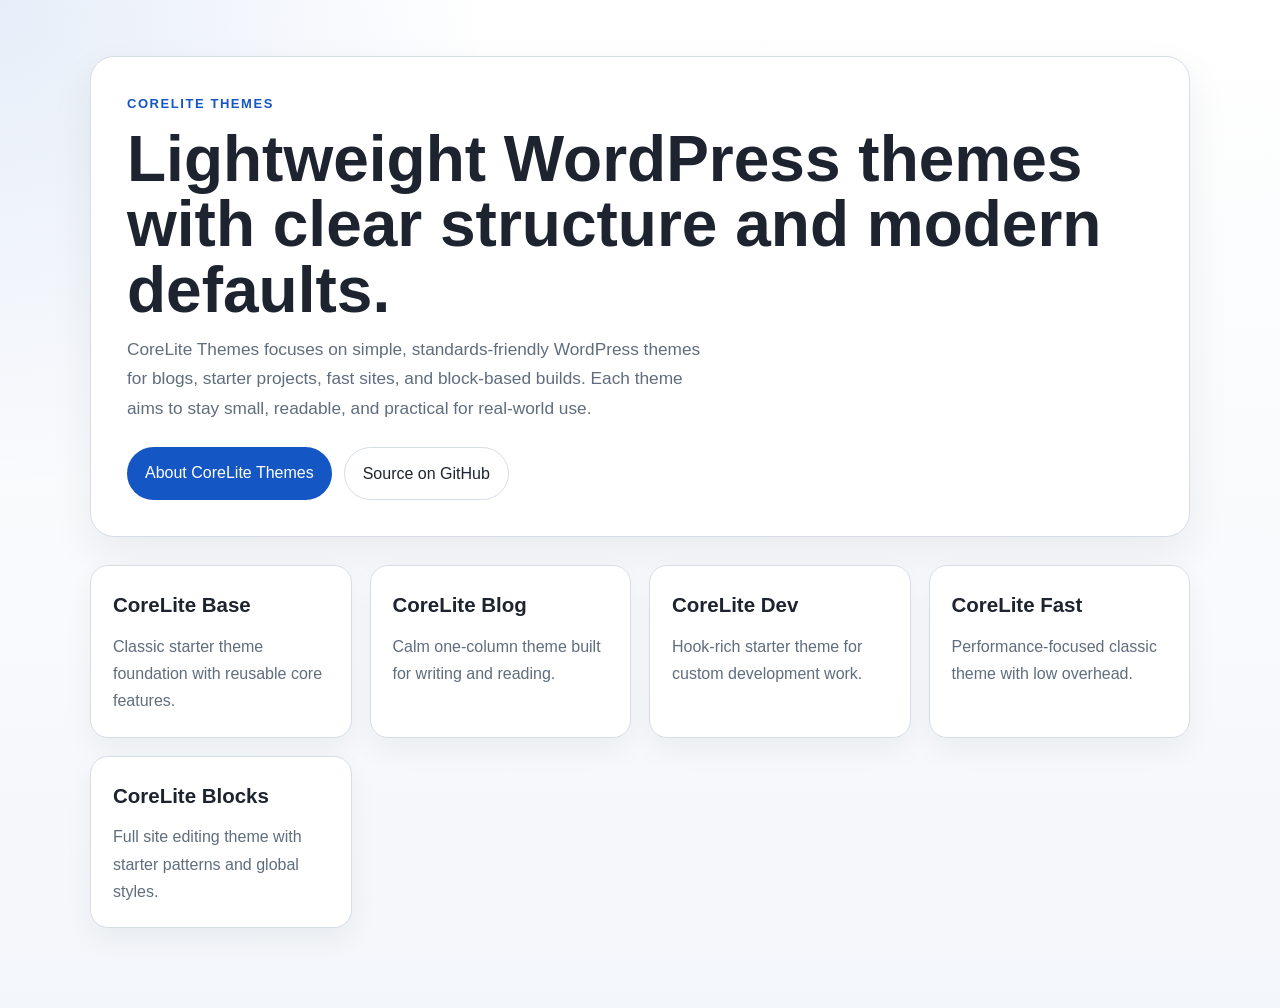
<file: index.html>
<!doctype html>
<html lang="en">
<head>
	<meta charset="utf-8">
	<meta name="viewport" content="width=device-width, initial-scale=1">
	<title>CoreLite Themes</title>
	<meta name="description" content="CoreLite Themes publishes lightweight WordPress themes with clean structure and practical defaults.">
	<style>
		:root {
			--bg: #f3f6fa;
			--surface: #ffffff;
			--text: #1d2430;
			--muted: #5f6d7d;
			--accent: #1456c3;
			--border: #d6dde7;
		}

		* {
			box-sizing: border-box;
		}

		body {
			margin: 0;
			background:
				radial-gradient(circle at top left, rgba(20, 86, 195, 0.10), transparent 30%),
				linear-gradient(180deg, #ffffff 0%, var(--bg) 100%);
			color: var(--text);
			font: 16px/1.7 Arial, sans-serif;
		}

		.wrapper {
			width: min(100% - 32px, 1100px);
			margin: 0 auto;
			padding: 56px 0 80px;
		}

		.hero {
			padding: 36px;
			background: var(--surface);
			border: 1px solid var(--border);
			border-radius: 24px;
			box-shadow: 0 18px 44px rgba(29, 36, 48, 0.07);
		}

		.eyebrow {
			margin: 0 0 12px;
			color: var(--accent);
			font-size: 13px;
			font-weight: 700;
			letter-spacing: 0.12em;
			text-transform: uppercase;
		}

		h1 {
			margin: 0 0 12px;
			font-size: clamp(2.5rem, 5vw, 4.4rem);
			line-height: 1.02;
		}

		.lead {
			max-width: 62ch;
			margin: 0;
			color: var(--muted);
			font-size: 1.08rem;
		}

		.actions {
			display: flex;
			flex-wrap: wrap;
			gap: 12px;
			margin-top: 24px;
		}

		.actions a {
			display: inline-block;
			padding: 12px 18px;
			border-radius: 999px;
			text-decoration: none;
		}

		.actions a:first-child {
			background: var(--accent);
			color: #ffffff;
		}

		.actions a:last-child {
			border: 1px solid var(--border);
			color: var(--text);
			background: #ffffff;
		}

		.grid {
			display: grid;
			grid-template-columns: repeat(auto-fit, minmax(240px, 1fr));
			gap: 18px;
			margin-top: 28px;
		}

		.card {
			padding: 22px;
			background: var(--surface);
			border: 1px solid var(--border);
			border-radius: 18px;
			text-decoration: none;
			color: inherit;
			box-shadow: 0 12px 28px rgba(29, 36, 48, 0.05);
		}

		.card h2 {
			margin: 0 0 10px;
			font-size: 1.28rem;
		}

		.card p {
			margin: 0;
			color: var(--muted);
		}
	</style>
</head>
<body>
	<div class="wrapper">
		<section class="hero">
			<p class="eyebrow">CoreLite Themes</p>
			<h1>Lightweight WordPress themes with clear structure and modern defaults.</h1>
			<p class="lead">CoreLite Themes focuses on simple, standards-friendly WordPress themes for blogs, starter projects, fast sites, and block-based builds. Each theme aims to stay small, readable, and practical for real-world use.</p>
			<div class="actions">
				<a href="./about/">About CoreLite Themes</a>
				<a href="https://github.com/anonymousolix/corelite-themes">Source on GitHub</a>
			</div>
		</section>

		<section class="grid" aria-label="Theme collection">
			<a class="card" href="./corelite-base/">
				<h2>CoreLite Base</h2>
				<p>Classic starter theme foundation with reusable core features.</p>
			</a>
			<a class="card" href="./corelite-blog/">
				<h2>CoreLite Blog</h2>
				<p>Calm one-column theme built for writing and reading.</p>
			</a>
			<a class="card" href="./corelite-dev/">
				<h2>CoreLite Dev</h2>
				<p>Hook-rich starter theme for custom development work.</p>
			</a>
			<a class="card" href="./corelite-fast/">
				<h2>CoreLite Fast</h2>
				<p>Performance-focused classic theme with low overhead.</p>
			</a>
			<a class="card" href="./corelite-blocks/">
				<h2>CoreLite Blocks</h2>
				<p>Full site editing theme with starter patterns and global styles.</p>
			</a>
		</section>
	</div>
</body>
</html>
</file>
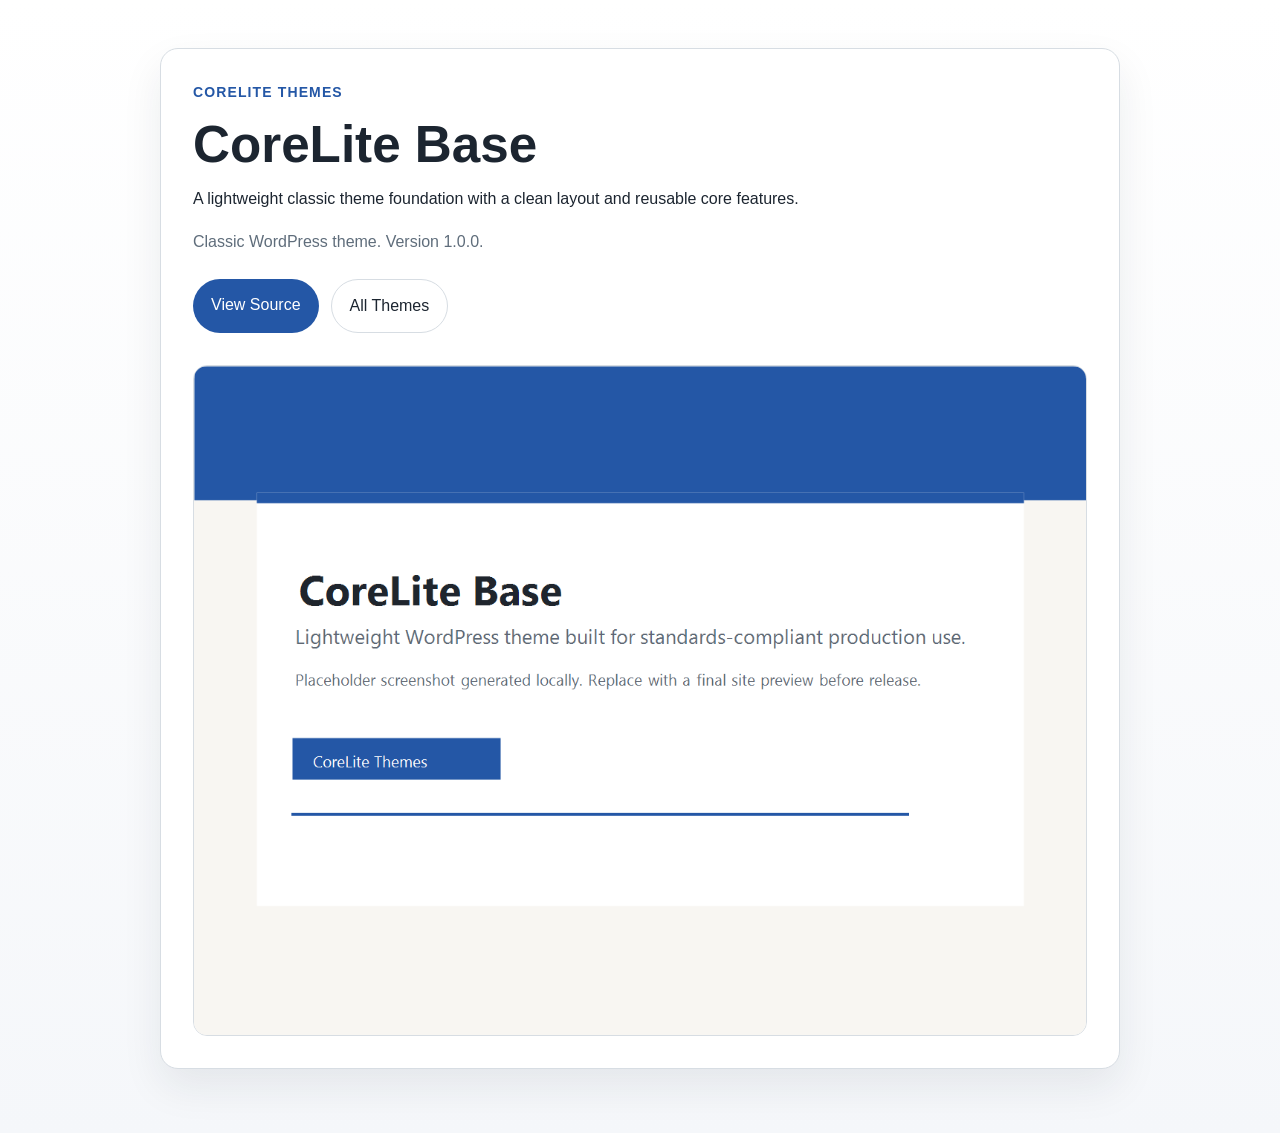
<file: corelite-base/index.html>
<!doctype html>
<html lang="en">
<head>
	<meta charset="utf-8">
	<meta name="viewport" content="width=device-width, initial-scale=1">
	<title>CoreLite Base</title>
	<meta name="description" content="CoreLite Base is a lightweight classic theme foundation with reusable core features.">
	<style>
		:root {
			color-scheme: light;
			--bg: #f5f7fa;
			--surface: #ffffff;
			--text: #1c2530;
			--muted: #5f6d7b;
			--accent: #2457a6;
			--border: #d7dde3;
		}

		* {
			box-sizing: border-box;
		}

		body {
			margin: 0;
			background: linear-gradient(180deg, #ffffff 0%, var(--bg) 100%);
			color: var(--text);
			font: 16px/1.7 Arial, sans-serif;
		}

		.wrapper {
			width: min(100% - 32px, 960px);
			margin: 0 auto;
			padding: 48px 0 64px;
		}

		.card {
			padding: 32px;
			background: var(--surface);
			border: 1px solid var(--border);
			border-radius: 18px;
			box-shadow: 0 18px 40px rgba(28, 37, 48, 0.08);
		}

		.label {
			margin: 0 0 12px;
			color: var(--accent);
			font-size: 14px;
			font-weight: 700;
			letter-spacing: 0.08em;
			text-transform: uppercase;
		}

		h1 {
			margin: 0 0 12px;
			font-size: clamp(2rem, 4vw, 3.4rem);
			line-height: 1.1;
		}

		p {
			margin: 0 0 16px;
		}

		.meta {
			color: var(--muted);
		}

		.links {
			display: flex;
			flex-wrap: wrap;
			gap: 12px;
			margin: 24px 0 32px;
		}

		.links a {
			display: inline-block;
			padding: 12px 18px;
			border-radius: 999px;
			text-decoration: none;
		}

		.links a:first-child {
			background: var(--accent);
			color: #ffffff;
		}

		.links a:last-child {
			border: 1px solid var(--border);
			color: var(--text);
		}

		img {
			display: block;
			width: 100%;
			height: auto;
			border: 1px solid var(--border);
			border-radius: 14px;
		}
	</style>
</head>
<body>
	<div class="wrapper">
		<div class="card">
			<p class="label">CoreLite Themes</p>
			<h1>CoreLite Base</h1>
			<p>A lightweight classic theme foundation with a clean layout and reusable core features.</p>
			<p class="meta">Classic WordPress theme. Version 1.0.0.</p>
			<div class="links">
				<a href="https://github.com/anonymousolix/corelite-themes/tree/main/corelite-base">View Source</a>
				<a href="https://anonymousolix.github.io/corelite-themes/">All Themes</a>
			</div>
			<img src="screenshot.png" alt="CoreLite Base theme preview">
		</div>
	</div>
</body>
</html>
</file>
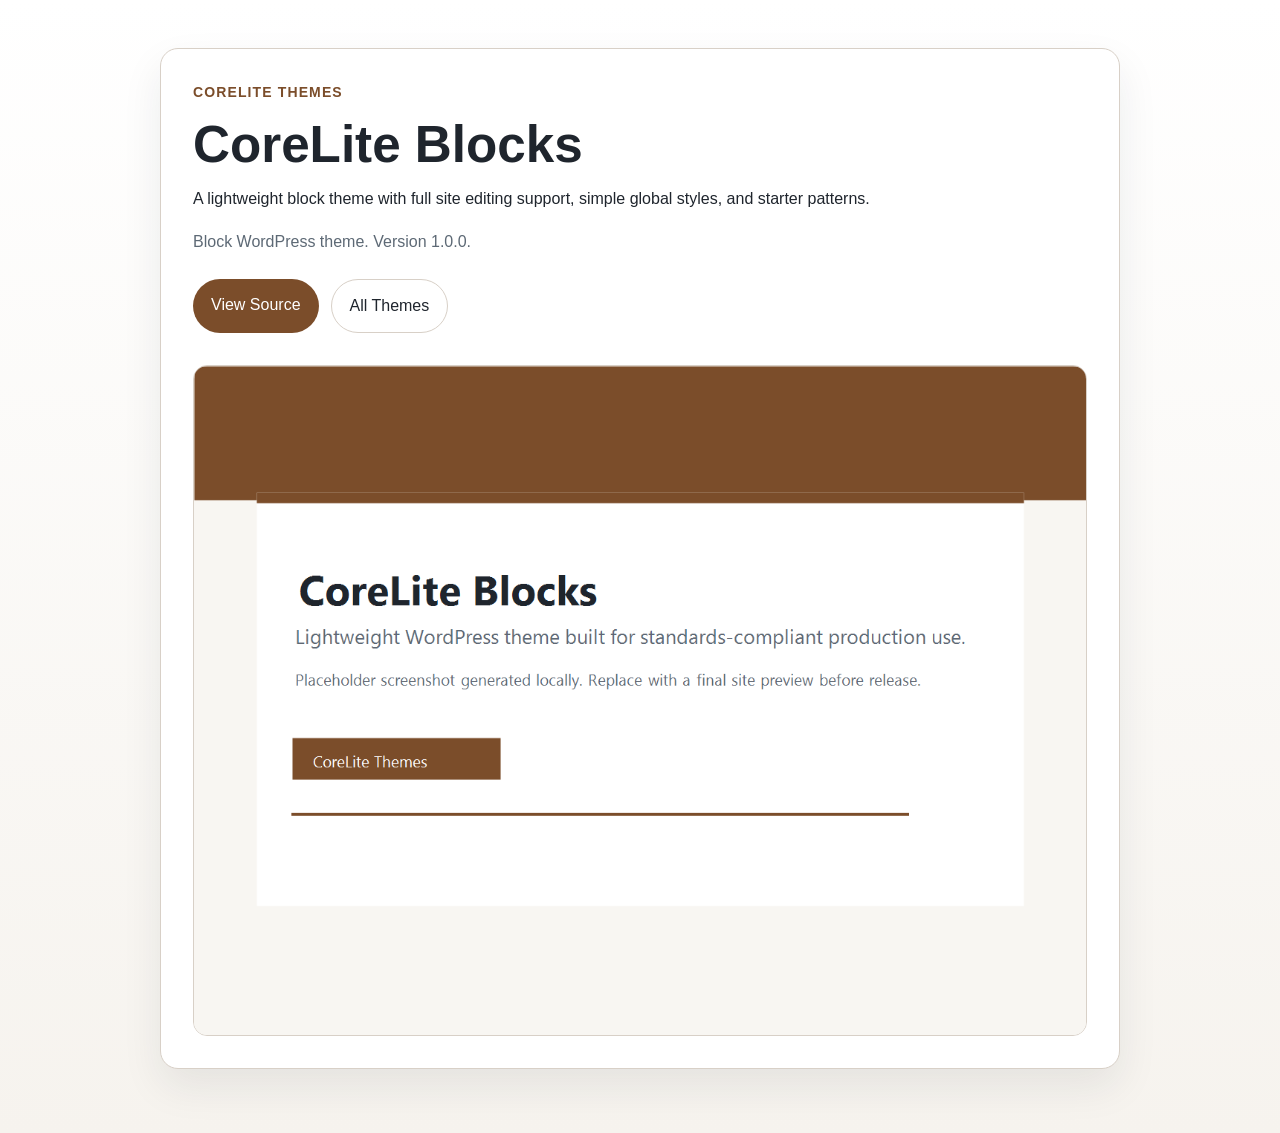
<file: corelite-blocks/index.html>
<!doctype html>
<html lang="en">
<head>
	<meta charset="utf-8">
	<meta name="viewport" content="width=device-width, initial-scale=1">
	<title>CoreLite Blocks</title>
	<meta name="description" content="CoreLite Blocks is a lightweight full site editing WordPress theme with starter block patterns.">
	<style>
		:root {
			color-scheme: light;
			--bg: #f6f3ee;
			--surface: #ffffff;
			--text: #1f252d;
			--muted: #5d6975;
			--accent: #7b4d2a;
			--border: #d8d0c7;
		}

		* {
			box-sizing: border-box;
		}

		body {
			margin: 0;
			background: linear-gradient(180deg, #ffffff 0%, var(--bg) 100%);
			color: var(--text);
			font: 16px/1.7 Arial, sans-serif;
		}

		.wrapper {
			width: min(100% - 32px, 960px);
			margin: 0 auto;
			padding: 48px 0 64px;
		}

		.card {
			padding: 32px;
			background: var(--surface);
			border: 1px solid var(--border);
			border-radius: 18px;
			box-shadow: 0 18px 40px rgba(31, 37, 45, 0.08);
		}

		.label {
			margin: 0 0 12px;
			color: var(--accent);
			font-size: 14px;
			font-weight: 700;
			letter-spacing: 0.08em;
			text-transform: uppercase;
		}

		h1 {
			margin: 0 0 12px;
			font-size: clamp(2rem, 4vw, 3.4rem);
			line-height: 1.1;
		}

		p {
			margin: 0 0 16px;
		}

		.meta {
			color: var(--muted);
		}

		.links {
			display: flex;
			flex-wrap: wrap;
			gap: 12px;
			margin: 24px 0 32px;
		}

		.links a {
			display: inline-block;
			padding: 12px 18px;
			border-radius: 999px;
			text-decoration: none;
		}

		.links a:first-child {
			background: var(--accent);
			color: #ffffff;
		}

		.links a:last-child {
			border: 1px solid var(--border);
			color: var(--text);
		}

		img {
			display: block;
			width: 100%;
			height: auto;
			border: 1px solid var(--border);
			border-radius: 14px;
		}
	</style>
</head>
<body>
	<div class="wrapper">
		<div class="card">
			<p class="label">CoreLite Themes</p>
			<h1>CoreLite Blocks</h1>
			<p>A lightweight block theme with full site editing support, simple global styles, and starter patterns.</p>
			<p class="meta">Block WordPress theme. Version 1.0.0.</p>
			<div class="links">
				<a href="https://github.com/anonymousolix/corelite-themes/tree/main/corelite-blocks">View Source</a>
				<a href="https://anonymousolix.github.io/corelite-themes/">All Themes</a>
			</div>
			<img src="screenshot.png" alt="CoreLite Blocks theme preview">
		</div>
	</div>
</body>
</html>
</file>
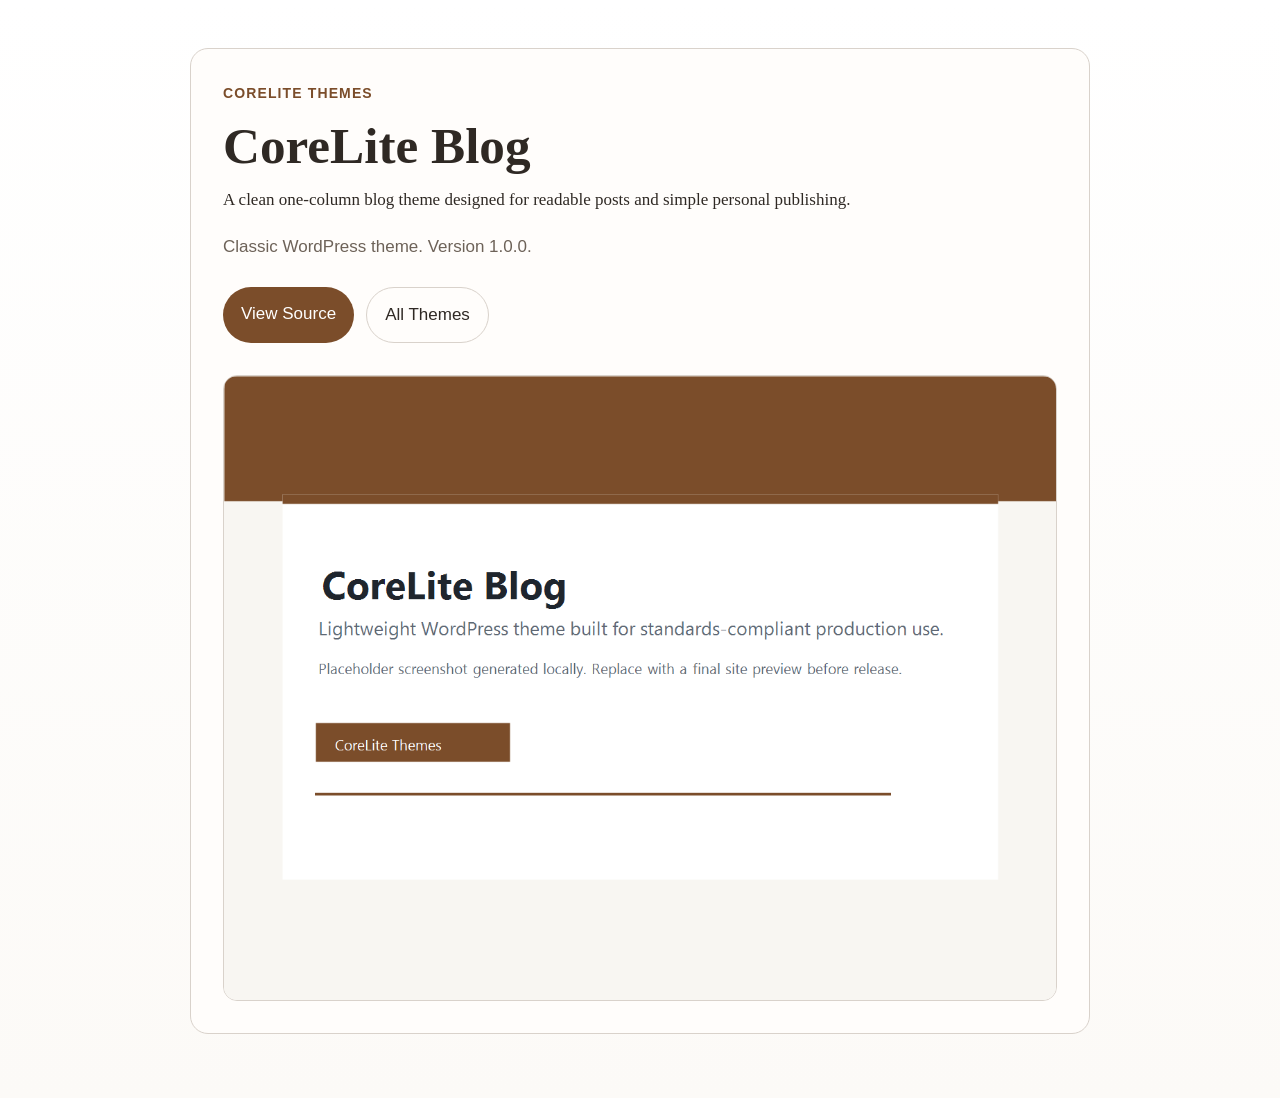
<file: corelite-blog/index.html>
<!doctype html>
<html lang="en">
<head>
	<meta charset="utf-8">
	<meta name="viewport" content="width=device-width, initial-scale=1">
	<title>CoreLite Blog</title>
	<meta name="description" content="CoreLite Blog is a clean one-column WordPress blog theme for simple publishing.">
	<style>
		:root {
			color-scheme: light;
			--bg: #fcfaf7;
			--surface: #fffdfb;
			--text: #2f2924;
			--muted: #6d6258;
			--accent: #7b4d2a;
			--border: #d9d2cb;
		}

		* {
			box-sizing: border-box;
		}

		body {
			margin: 0;
			background: linear-gradient(180deg, #ffffff 0%, var(--bg) 100%);
			color: var(--text);
			font: 17px/1.8 Georgia, serif;
		}

		.wrapper {
			width: min(100% - 32px, 900px);
			margin: 0 auto;
			padding: 48px 0 64px;
		}

		.card {
			padding: 32px;
			background: var(--surface);
			border: 1px solid var(--border);
			border-radius: 18px;
		}

		.label {
			margin: 0 0 12px;
			color: var(--accent);
			font-size: 14px;
			font-weight: 700;
			letter-spacing: 0.08em;
			text-transform: uppercase;
			font-family: Arial, sans-serif;
		}

		h1 {
			margin: 0 0 12px;
			font-size: clamp(2.2rem, 4vw, 3.8rem);
			line-height: 1.08;
		}

		p {
			margin: 0 0 16px;
		}

		.meta {
			color: var(--muted);
			font-family: Arial, sans-serif;
		}

		.links {
			display: flex;
			flex-wrap: wrap;
			gap: 12px;
			margin: 24px 0 32px;
			font-family: Arial, sans-serif;
		}

		.links a {
			display: inline-block;
			padding: 12px 18px;
			border-radius: 999px;
			text-decoration: none;
		}

		.links a:first-child {
			background: var(--accent);
			color: #ffffff;
		}

		.links a:last-child {
			border: 1px solid var(--border);
			color: var(--text);
		}

		img {
			display: block;
			width: 100%;
			height: auto;
			border: 1px solid var(--border);
			border-radius: 14px;
		}
	</style>
</head>
<body>
	<div class="wrapper">
		<div class="card">
			<p class="label">CoreLite Themes</p>
			<h1>CoreLite Blog</h1>
			<p>A clean one-column blog theme designed for readable posts and simple personal publishing.</p>
			<p class="meta">Classic WordPress theme. Version 1.0.0.</p>
			<div class="links">
				<a href="https://github.com/anonymousolix/corelite-themes/tree/main/corelite-blog">View Source</a>
				<a href="https://anonymousolix.github.io/corelite-themes/">All Themes</a>
			</div>
			<img src="screenshot.png" alt="CoreLite Blog theme preview">
		</div>
	</div>
</body>
</html>
</file>
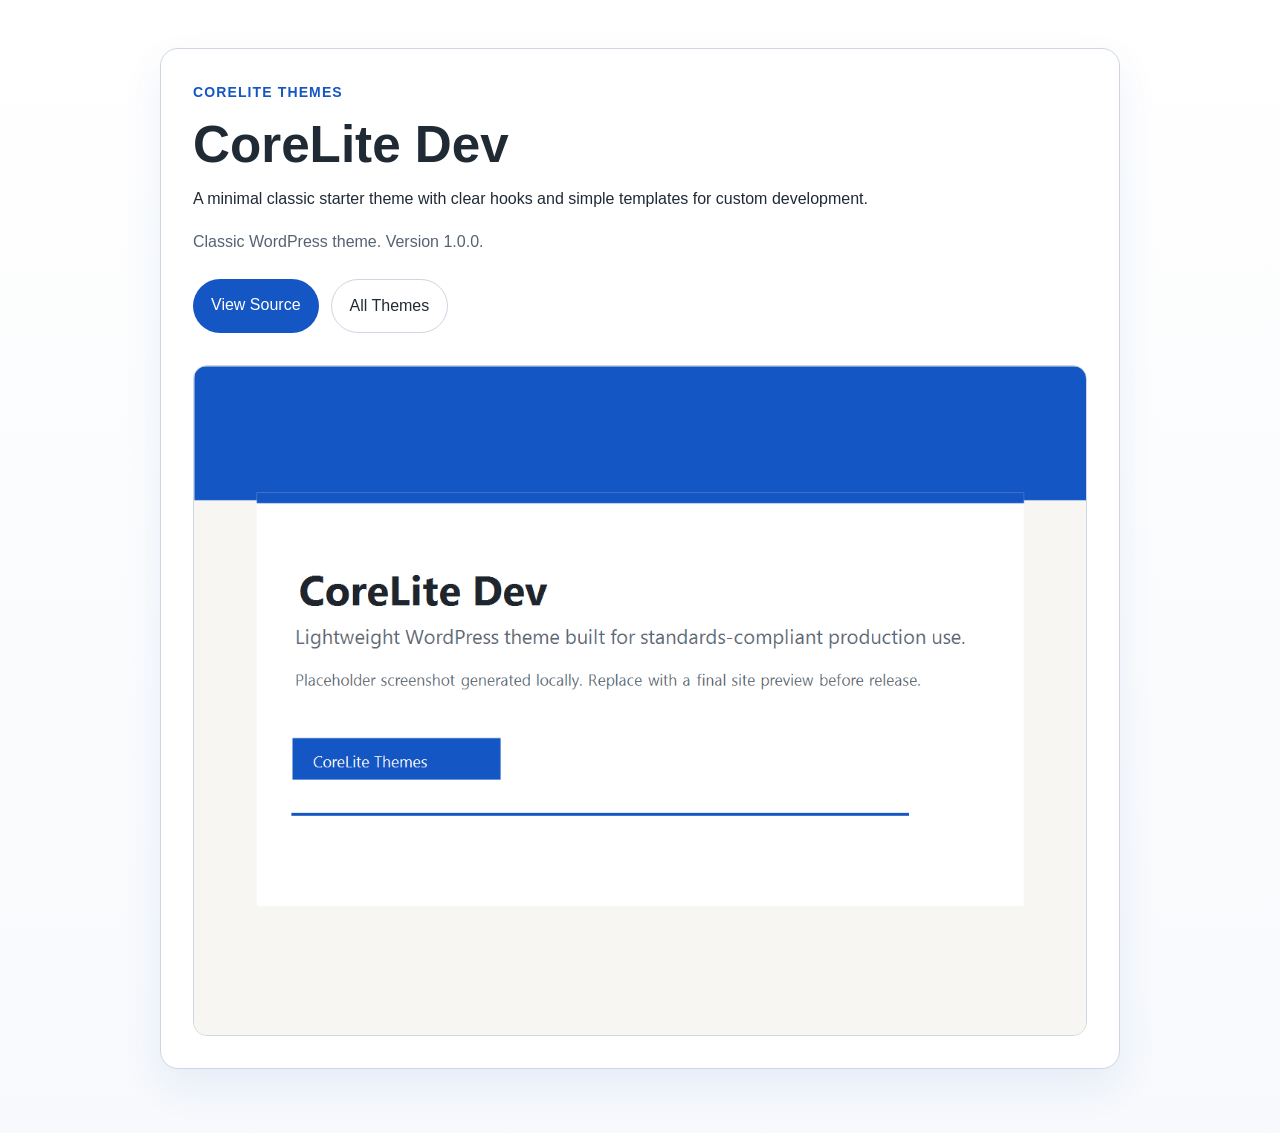
<file: corelite-dev/index.html>
<!doctype html>
<html lang="en">
<head>
	<meta charset="utf-8">
	<meta name="viewport" content="width=device-width, initial-scale=1">
	<title>CoreLite Dev</title>
	<meta name="description" content="CoreLite Dev is a minimal classic starter theme with clear hooks and simple templates.">
	<style>
		:root {
			color-scheme: light;
			--bg: #f7f9fc;
			--surface: #ffffff;
			--text: #202a35;
			--muted: #566273;
			--accent: #1456c3;
			--border: #cdd6e1;
		}

		* {
			box-sizing: border-box;
		}

		body {
			margin: 0;
			background: linear-gradient(180deg, #ffffff 0%, var(--bg) 100%);
			color: var(--text);
			font: 16px/1.7 Arial, sans-serif;
		}

		.wrapper {
			width: min(100% - 32px, 960px);
			margin: 0 auto;
			padding: 48px 0 64px;
		}

		.card {
			padding: 32px;
			background: var(--surface);
			border: 1px solid var(--border);
			border-radius: 18px;
			box-shadow: 0 18px 40px rgba(20, 86, 195, 0.08);
		}

		.label {
			margin: 0 0 12px;
			color: var(--accent);
			font-size: 14px;
			font-weight: 700;
			letter-spacing: 0.08em;
			text-transform: uppercase;
		}

		h1 {
			margin: 0 0 12px;
			font-size: clamp(2rem, 4vw, 3.4rem);
			line-height: 1.1;
		}

		p {
			margin: 0 0 16px;
		}

		.meta {
			color: var(--muted);
		}

		.links {
			display: flex;
			flex-wrap: wrap;
			gap: 12px;
			margin: 24px 0 32px;
		}

		.links a {
			display: inline-block;
			padding: 12px 18px;
			border-radius: 999px;
			text-decoration: none;
		}

		.links a:first-child {
			background: var(--accent);
			color: #ffffff;
		}

		.links a:last-child {
			border: 1px solid var(--border);
			color: var(--text);
		}

		img {
			display: block;
			width: 100%;
			height: auto;
			border: 1px solid var(--border);
			border-radius: 14px;
		}
	</style>
</head>
<body>
	<div class="wrapper">
		<div class="card">
			<p class="label">CoreLite Themes</p>
			<h1>CoreLite Dev</h1>
			<p>A minimal classic starter theme with clear hooks and simple templates for custom development.</p>
			<p class="meta">Classic WordPress theme. Version 1.0.0.</p>
			<div class="links">
				<a href="https://github.com/anonymousolix/corelite-themes/tree/main/corelite-dev">View Source</a>
				<a href="https://anonymousolix.github.io/corelite-themes/">All Themes</a>
			</div>
			<img src="screenshot.png" alt="CoreLite Dev theme preview">
		</div>
	</div>
</body>
</html>
</file>
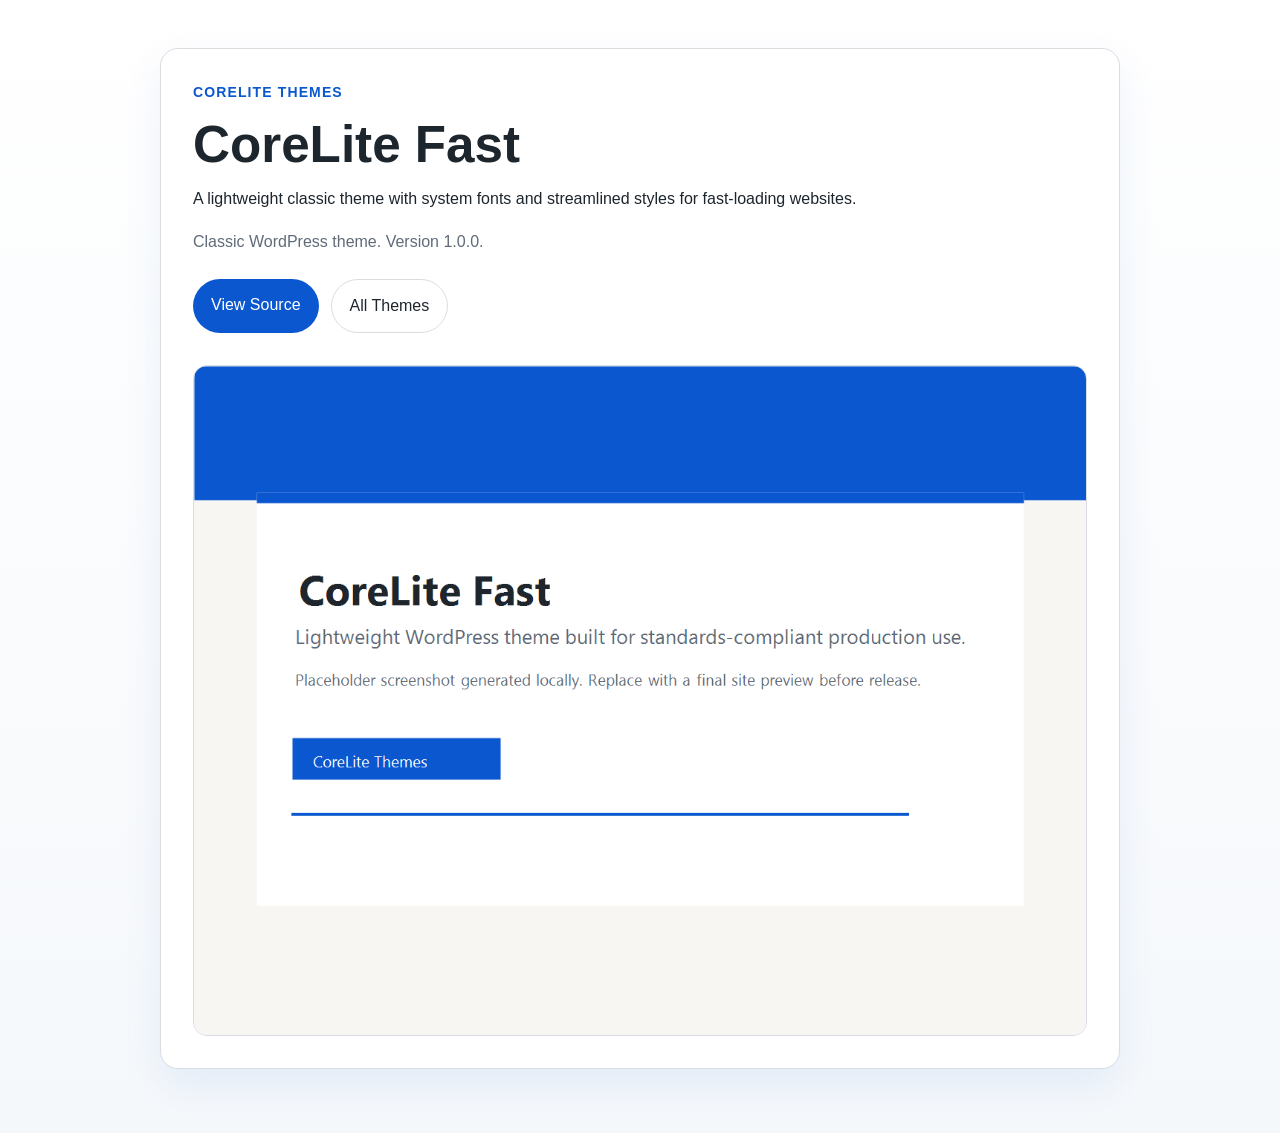
<file: corelite-fast/index.html>
<!doctype html>
<html lang="en">
<head>
	<meta charset="utf-8">
	<meta name="viewport" content="width=device-width, initial-scale=1">
	<title>CoreLite Fast</title>
	<meta name="description" content="CoreLite Fast is a lightweight classic WordPress theme focused on fast-loading websites.">
	<style>
		:root {
			color-scheme: light;
			--bg: #f5f8fb;
			--surface: #ffffff;
			--text: #1d252d;
			--muted: #5f6b78;
			--accent: #0b57d0;
			--border: #d9dde2;
		}

		* {
			box-sizing: border-box;
		}

		body {
			margin: 0;
			background: linear-gradient(180deg, #ffffff 0%, var(--bg) 100%);
			color: var(--text);
			font: 16px/1.7 Arial, sans-serif;
		}

		.wrapper {
			width: min(100% - 32px, 960px);
			margin: 0 auto;
			padding: 48px 0 64px;
		}

		.card {
			padding: 32px;
			background: var(--surface);
			border: 1px solid var(--border);
			border-radius: 18px;
			box-shadow: 0 18px 40px rgba(11, 87, 208, 0.08);
		}

		.label {
			margin: 0 0 12px;
			color: var(--accent);
			font-size: 14px;
			font-weight: 700;
			letter-spacing: 0.08em;
			text-transform: uppercase;
		}

		h1 {
			margin: 0 0 12px;
			font-size: clamp(2rem, 4vw, 3.4rem);
			line-height: 1.1;
		}

		p {
			margin: 0 0 16px;
		}

		.meta {
			color: var(--muted);
		}

		.links {
			display: flex;
			flex-wrap: wrap;
			gap: 12px;
			margin: 24px 0 32px;
		}

		.links a {
			display: inline-block;
			padding: 12px 18px;
			border-radius: 999px;
			text-decoration: none;
		}

		.links a:first-child {
			background: var(--accent);
			color: #ffffff;
		}

		.links a:last-child {
			border: 1px solid var(--border);
			color: var(--text);
		}

		img {
			display: block;
			width: 100%;
			height: auto;
			border: 1px solid var(--border);
			border-radius: 14px;
		}
	</style>
</head>
<body>
	<div class="wrapper">
		<div class="card">
			<p class="label">CoreLite Themes</p>
			<h1>CoreLite Fast</h1>
			<p>A lightweight classic theme with system fonts and streamlined styles for fast-loading websites.</p>
			<p class="meta">Classic WordPress theme. Version 1.0.0.</p>
			<div class="links">
				<a href="https://github.com/anonymousolix/corelite-themes/tree/main/corelite-fast">View Source</a>
				<a href="https://anonymousolix.github.io/corelite-themes/">All Themes</a>
			</div>
			<img src="screenshot.png" alt="CoreLite Fast theme preview">
		</div>
	</div>
</body>
</html>
</file>
